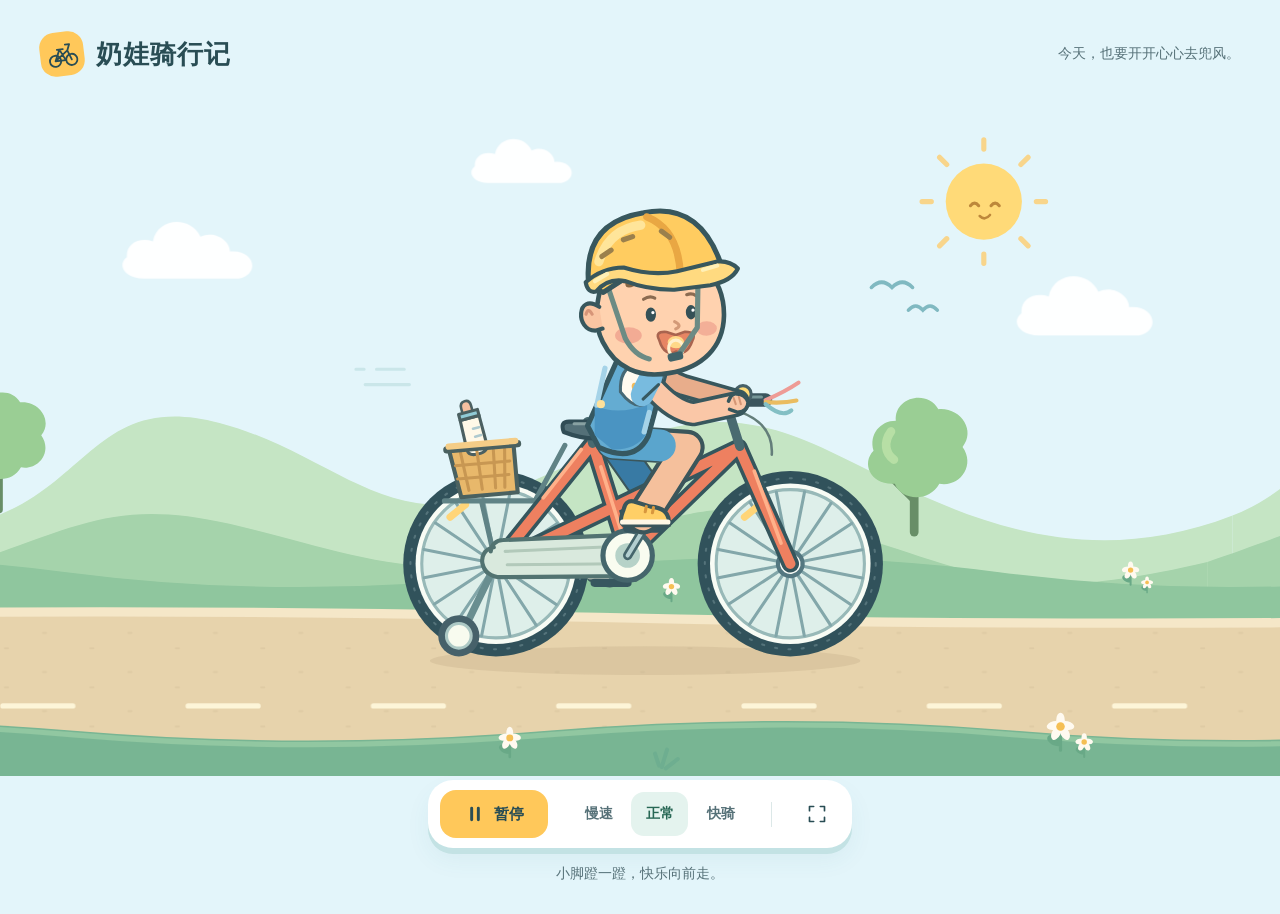
<file: baby-bike/index.html>
<!DOCTYPE html>
<html lang="zh-CN">
<head>
  <meta charset="UTF-8">
  <meta name="viewport" content="width=device-width, initial-scale=1, viewport-fit=cover">
  <meta name="theme-color" content="#e3f5fa">
  <meta name="description" content="奶娃戴上小头盔，蹬着自行车去兜风。一个可以暂停、调速、全屏观看的纯 SVG 2D 动画。">
  <title>奶娃骑行记</title>
  <link rel="icon" type="image/svg+xml" href="data:image/svg+xml,%3Csvg xmlns='http://www.w3.org/2000/svg' viewBox='0 0 64 64'%3E%3Crect width='64' height='64' rx='18' fill='%23ffc85a'/%3E%3Cg fill='none' stroke='%23294d54' stroke-width='4' stroke-linecap='round' stroke-linejoin='round'%3E%3Ccircle cx='16' cy='43' r='10'/%3E%3Ccircle cx='49' cy='43' r='10'/%3E%3Cpath d='M16 43 26 24 36 43H16L42 27 49 43M22 24h10M39 19h6l-3 8'/%3E%3C/g%3E%3C/svg%3E">
  <style>
    :root{color-scheme:light;--ink:#294d54;--muted:#567178;--sky:#e3f5fa;--paper:#fff;--yellow:#ffc85a;--line:#dce8e8;--green:#328374;--focus:#174c8b;font-family:ui-rounded,"Hiragino Maru Gothic ProN","PingFang SC","Microsoft YaHei",system-ui,sans-serif}
    *{box-sizing:border-box}body{margin:0;background:var(--sky);color:var(--ink)}button{font:inherit;cursor:pointer;-webkit-tap-highlight-color:transparent}button:focus-visible{outline:3px solid var(--focus);outline-offset:5px}button svg{width:20px;height:20px;flex-shrink:0;fill:none;stroke:currentColor;stroke-width:2;stroke-linecap:round;stroke-linejoin:round}.app{width:100%;min-height:100svh;display:flex;flex-direction:column;overflow:hidden;isolation:isolate}.topbar{width:min(100% - 80px,1320px);margin:0 auto;display:flex;align-items:center;justify-content:space-between;gap:20px;padding:32px 0 0;z-index:1}.brand{display:flex;align-items:center;gap:12px}.brand-mark{width:44px;height:44px;display:grid;place-items:center;border-radius:15px;background:var(--yellow);transform:rotate(-7deg)}.brand-mark svg{width:31px;height:31px;fill:none;stroke:var(--ink);stroke-width:2.1;stroke-linecap:round;stroke-linejoin:round}h1{margin:0;font-size:clamp(20px,2vw,26px);letter-spacing:.04em;font-weight:800}.top-note{font-size:14px;margin:0;color:var(--muted)}main{display:flex;flex:1;flex-direction:column;justify-content:center}.scene-shell{width:100%;max-width:1440px;margin:0 auto;position:relative;flex:1;display:flex;align-items:center;justify-content:center;min-height:0}.scene{display:block;width:100%;height:auto;max-height:calc(100svh - 200px);overflow:visible}.controls-area{position:relative;z-index:2;display:flex;flex-direction:column;align-items:center;gap:15px;padding:12px 24px max(30px,env(safe-area-inset-bottom));margin-top:-8px}.controls{display:flex;align-items:center;gap:22px;padding:10px 12px;border-radius:25px;background:var(--paper);box-shadow:0 6px 0 #c3e2e4,0 12px 24px #336f7910}.play-button{min-width:108px;min-height:48px;border:0;border-radius:16px;background:var(--yellow);color:var(--ink);display:flex;align-items:center;justify-content:center;gap:9px;font-size:15px;font-weight:750;padding:12px 16px;transition:background .18s,transform .18s}.play-button:hover{background:#ffd57e}.play-button:active{transform:scale(.96)}.speed-group{display:flex;gap:4px;border:0;margin:0;padding:0}.speed-button{min-height:44px;min-width:57px;padding:10px 12px;background:transparent;border:0;border-radius:13px;color:var(--muted);font-size:14px;font-weight:650;transition:background .18s,color .18s}.speed-button[aria-pressed=true]{background:#e4f3ee;color:#276754}.speed-button:hover{background:#edf7f3}.divider{width:1px;height:25px;background:var(--line)}.fullscreen-button{display:flex;align-items:center;justify-content:center;width:46px;min-height:46px;border:0;border-radius:14px;background:transparent;color:var(--ink);transition:background .18s}.fullscreen-button:hover{background:#edf5f5}.caption{margin:0;color:var(--muted);font-size:14px;line-height:1.5}.visually-hidden{position:absolute;width:1px;height:1px;padding:0;margin:-1px;overflow:hidden;clip:rect(0,0,0,0);white-space:nowrap;border:0}.app:fullscreen{background:var(--sky);height:100dvh;overflow:auto}.app.immersive{position:fixed;inset:0;z-index:100;overflow:auto;height:100dvh;background:var(--sky)}.app.immersive .topbar,.app:fullscreen .topbar{padding-top:max(18px,env(safe-area-inset-top))}.app.immersive .scene,.app:fullscreen .scene{max-height:calc(100dvh - 168px)}[hidden]{display:none!important}
    @media(max-width:640px){.topbar{width:calc(100% - 40px);padding-top:max(24px,env(safe-area-inset-top));gap:12px}.brand{gap:10px}.brand-mark{width:39px;height:39px;border-radius:13px}.brand-mark svg{width:29px;height:29px}.top-note{display:none}.scene-shell{padding-top:12px}.scene{max-height:calc(100svh - 210px);min-height:360px}.controls-area{padding:16px 14px max(28px,env(safe-area-inset-bottom));margin-top:0;gap:16px}.controls{gap:10px;border-radius:23px;padding:9px}.play-button{min-width:92px;min-height:47px;padding:11px 12px;font-size:14px;gap:7px}.speed-button{min-width:47px;padding:10px 8px}.fullscreen-button{width:44px}.divider{display:none}.caption{font-size:13px}}
    @media(max-width:360px){.controls{gap:4px}.speed-button{min-width:44px;padding-inline:6px}.play-button{min-width:84px;padding-inline:9px}.scene{min-height:320px}}
    @media(max-height:540px) and (orientation:landscape){.topbar{padding-top:14px;width:calc(100% - 48px)}.brand-mark{width:32px;height:32px;border-radius:10px}.brand-mark svg{width:25px;height:25px}h1{font-size:19px}.scene{max-height:calc(100svh - 132px);min-height:180px}.controls-area{padding:4px 12px 14px;gap:8px}.controls{padding:6px;box-shadow:0 4px 0 #c3e2e4}.play-button,.speed-button,.fullscreen-button{min-height:44px}.caption{display:none}.scene-shell{padding-top:0}}
    @media(prefers-reduced-motion:reduce){button{transition:none!important}}
  </style>
</head>
<body>
<div class="app" id="app">
  <header class="topbar">
    <div class="brand">
      <span class="brand-mark" aria-hidden="true"><svg viewBox="0 0 36 36"><circle cx="9" cy="25" r="6.5"/><circle cx="28" cy="25" r="6.5"/><path d="m9 25 6-13 6 13H9l15-11 4 11M12 12h7m3-5h5l-3 7"/></svg></span>
      <h1>奶娃骑行记</h1>
    </div>
    <p class="top-note">今天，也要开开心心去兜风。</p>
  </header>
  <main>
    <div class="scene-shell">
      <svg class="scene" id="scene" xmlns="http://www.w3.org/2000/svg" xmlns:xlink="http://www.w3.org/1999/xlink" viewBox="0 0 1200 680" role="img" aria-labelledby="scene-title scene-desc">
        <title id="scene-title">奶娃骑着小自行车，穿过阳光下的草地</title>
        <desc id="scene-desc">一个脸蛋圆圆、戴黄色头盔、穿蓝色背带衣的奶娃，坐在橙色自行车上。双腿带着踏板转圈，车轮同步滚动。路旁有白色小花，远处的绿色山丘、树木和白云缓缓后退。</desc>
        <defs>
          <g id="cloud" fill="#fff"><path d="M0 29C-1 17 11 11 23 15 27-6 56-8 65 11 77 5 91 14 91 24 113 22 118 44 99 48H15C-2 48-9 36 0 29Z"/></g>
          <g id="tree"><path d="M0 14V99" stroke="#688e67" stroke-width="9" stroke-linecap="round"/><path d="M-2 65-22 45m23 7 21-21" fill="none" stroke="#688e67" stroke-width="6" stroke-linecap="round"/><path d="M-42 15c-5-17 7-31 23-31-2-24 32-33 44-12 23-2 39 22 25 39 14 20-4 42-24 38-11 20-40 17-46 0-25 2-35-21-22-34Z" fill="#9ace94"/><path d="M-24-5c-8 11-6 23 3 29" fill="none" stroke="#b7dfa5" stroke-width="9" stroke-linecap="round"/></g>
          <g id="flower"><path d="M0 0v22m0-9c-9-7-13-3-10 0 3 4 8 4 10 4" fill="#69a987" stroke="#69a987" stroke-width="3" stroke-linecap="round"/><g fill="#fffaf0"><ellipse cy="-6" rx="4" ry="7"/><ellipse cx="6" cy="-1" rx="7" ry="4" transform="rotate(12 6 -1)"/><ellipse cx="4" cy="6" rx="4" ry="7" transform="rotate(-28 4 6)"/><ellipse cx="-4" cy="6" rx="4" ry="7" transform="rotate(28 -4 6)"/><ellipse cx="-6" cy="-1" rx="7" ry="4" transform="rotate(-12 -6 -1)"/></g><circle r="4" fill="#f5bf54"/></g>
          <g id="grass" fill="none" stroke="#6eae90" stroke-width="3" stroke-linecap="round"><path d="m0 0-3-9m5 10 4-13m-1 14 9-7"/></g>
          <g id="wheel-base"><circle r="90" fill="#31525b"/><circle r="78" fill="#f8fcf5"/><circle r="72" fill="#deefea" stroke="#98b9b8" stroke-width="3"/><circle r="83" fill="none" stroke="#54737a" stroke-width="2" stroke-dasharray="2 11"/></g>
          <g id="spokes" fill="none" stroke="#83a7aa" stroke-width="3" stroke-linecap="round"><path d="M-71 0H71M0-71V71M-50-50 50 50M-50 50 50-50M-27-66 27 66M-66-27 66 27M-66 27 66-27M-27 66 27-66"/><path d="M53-35 62-18" stroke="#ffd578" stroke-width="7"/><circle r="12" fill="#f9fcf7" stroke="#537780" stroke-width="4"/></g>
          <g id="shoe"><path d="M-19-7q2-10 10-8l16 5Q24-9 25 4v4h-44q-5-3 0-15Z" fill="#ffcf66" stroke="#3a565b" stroke-width="4" stroke-linejoin="round"/><path d="M-20 5h44" stroke="#fff8e6" stroke-width="5"/><path d="m3-10-1 5m8-4-1 5" fill="none" stroke="#d8973e" stroke-width="3" stroke-linecap="round"/></g>
          <pattern id="road-lines" width="180" height="80" patternUnits="userSpaceOnUse"><path d="M28 52h68" stroke="#fdf5d8" stroke-width="5" stroke-linecap="round"/></pattern>
          <pattern id="road-grain" width="83" height="38" patternUnits="userSpaceOnUse"><path d="M12 9h3m43 15h3" stroke="#d6c29b" stroke-width="2" stroke-linecap="round" opacity=".5"/></pattern>
          <clipPath id="world-clip"><rect x="-400" y="0" width="2000" height="680" rx="0"/></clipPath>
        </defs>
        <g clip-path="url(#world-clip)">
          <g id="sun" transform="translate(934 122)">
            <g stroke="#f8d58b" stroke-width="5" stroke-linecap="round"><path d="M0-51v-9m0 111v9m51-60h9m-111 0h-9m96-36 7-7m-79 79-7 7m79-7 7 7m-79-79-7-7"/></g>
            <circle r="37" fill="#ffda78"/><path d="M-13 4q4-5 8 0m12 0q4-5 8 0" fill="none" stroke="#bd883b" stroke-width="3" stroke-linecap="round"/><path d="M-4 14q5 5 10-1" fill="none" stroke="#bd883b" stroke-width="2.5" stroke-linecap="round"/>
          </g>
          <g id="clouds" opacity=".95"><g id="cloud-tile"><use href="#cloud" xlink:href="#cloud" transform="translate(130 144) scale(1.1)"/><use href="#cloud" xlink:href="#cloud" transform="translate(468 63) scale(.85)"/><use href="#cloud" xlink:href="#cloud" transform="translate(999 197) scale(1.15)"/></g><use href="#cloud-tile" xlink:href="#cloud-tile" x="-1200"/><use href="#cloud-tile" xlink:href="#cloud-tile" x="1200"/><use href="#cloud-tile" xlink:href="#cloud-tile" x="2400"/></g>
          <g id="birds" fill="none" stroke="#80b9c1" stroke-width="3.5" stroke-linecap="round"><path id="bird-one" d="M819 203q10-10 20 0 10-10 20 0"/><path id="bird-two" d="M855 225q7-8 14 0 7-8 14 0"/></g>
          <g id="far-hills" fill="#c5e5c4"><path id="far-hill-tile" d="M0 427C90 392 102 307 216 337S384 455 510 398 696 312 801 361 1032 492 1200 427V570H0Z"/><use href="#far-hill-tile" xlink:href="#far-hill-tile" x="-1200"/><use href="#far-hill-tile" xlink:href="#far-hill-tile" x="1200"/><use href="#far-hill-tile" xlink:href="#far-hill-tile" x="2400"/></g>
          <g id="near-hills" fill="#a5d3ab"><path id="near-hill-tile" d="M0 472C102 438 140 410 250 435S435 498 570 462 710 401 850 444 1020 514 1200 472V585H0Z"/><use href="#near-hill-tile" xlink:href="#near-hill-tile" x="-1200"/><use href="#near-hill-tile" xlink:href="#near-hill-tile" x="1200"/><use href="#near-hill-tile" xlink:href="#near-hill-tile" x="2400"/></g>
          <g id="trees"><g id="tree-tile"><use href="#tree" xlink:href="#tree" transform="translate(132 340) scale(.82)"/><use href="#tree" xlink:href="#tree" transform="translate(1021 350) scale(.94)"/></g><use href="#tree-tile" xlink:href="#tree-tile" x="-1320"/><use href="#tree-tile" xlink:href="#tree-tile" x="1320"/><use href="#tree-tile" xlink:href="#tree-tile" x="2640"/></g>
          <path d="M-400 482q220-29 443 0t453 0 453 0 451 0 452 0v128H-400Z" fill="#8fc69e"/>
          <path d="M-400 525q475-11 960 0t1080 0v133H-400Z" fill="#e7d3ac"/>
          <path d="M-400 526q475-11 960 0t1080 0" fill="none" stroke="#f5e7c8" stroke-width="9"/>
          <rect x="-400" y="539" width="2100" height="100" fill="url(#road-grain)"/>
          <rect x="-400" y="562" width="2100" height="72" fill="url(#road-lines)"/>
          <g id="roadside"><g id="roadside-tile"><use href="#flower" xlink:href="#flower" transform="translate(74 480) scale(.65)"/><use href="#flower" xlink:href="#flower" transform="translate(90 492) scale(.45)"/><use href="#grass" xlink:href="#grass" transform="translate(262 507)"/><use href="#flower" xlink:href="#flower" transform="translate(948 496) scale(.65)"/><use href="#grass" xlink:href="#grass" transform="translate(1115 506)"/></g><use href="#roadside-tile" xlink:href="#roadside-tile" x="-1320"/><use href="#roadside-tile" xlink:href="#roadside-tile" x="1320"/><use href="#roadside-tile" xlink:href="#roadside-tile" x="2640"/></g>
          <ellipse id="bike-shadow" cx="605" cy="568" rx="210" ry="14" fill="#b09c78" opacity=".23"/>
          <g id="rider-rig" stroke-linecap="round" stroke-linejoin="round">
            <!-- The two feet stay attached to the opposing pedals, using two-bone inverse kinematics. -->
            <g id="far-leg"><path id="far-leg-outline" fill="none" stroke="#3b565b" stroke-width="31"/><path id="far-leg-skin" fill="none" stroke="#e7aa89" stroke-width="23"/><path id="far-shorts" fill="none" stroke="#387aa4" stroke-width="27"/><g id="far-shoe"><use href="#shoe" xlink:href="#shoe"/></g></g>
            <path id="far-crank" fill="none" stroke="#73999a" stroke-width="8"/>
            <path id="far-pedal" fill="none" stroke="#37565f" stroke-width="8"/>
            <g transform="translate(460 475)"><use href="#wheel-base" xlink:href="#wheel-base"/><g id="rear-spokes"><use href="#spokes" xlink:href="#spokes"/></g></g>
            <g transform="translate(746 475)"><use href="#wheel-base" xlink:href="#wheel-base"/><g id="front-spokes"><use href="#spokes" xlink:href="#spokes"/></g></g>
            <!-- Small rear stabilizer, a little basket, and a bottle for the ride. -->
            <path d="m460 475-30 62" fill="none" stroke="#698e90" stroke-width="7"/>
            <circle cx="424" cy="545" r="20" fill="#46616a"/><circle cx="424" cy="545" r="12" fill="#f8fbef" stroke="#adc9c5" stroke-width="3"/>
            <path d="M410 414h101m-65 0 14 61m38-61 29-54" fill="none" stroke="#608386" stroke-width="5"/>
            <g id="basket" transform="rotate(-5 453 393)">
              <path d="M417 361h63v47h-55Z" fill="#e8b86b" stroke="#4a6160" stroke-width="4"/>
              <g transform="translate(439 325) rotate(-10)"><path d="M-6 2v-6q0-6 5-6t5 6v6" fill="#f5c0a0" stroke="#4b6061" stroke-width="2.5"/><path d="M-10 7h19v29q0 7-10 7t-10-7Z" fill="#fff9e8" stroke="#4b6061" stroke-width="3"/><path d="M-10 7h19V1h-19Z" fill="#91cbd6" stroke="#4b6061" stroke-width="3"/><path d="M0 18h6m-6 8h6" stroke="#aecacf" stroke-width="2.5"/></g>
              <path d="m428 365 5 37m11-37 2 37m14-37-1 37m12-37-3 37M422 377h53m-52 13h50" stroke="#c89752" stroke-width="3"/>
              <path d="M415 361h69" stroke="#4a6160" stroke-width="7"/><path d="M417 358h65" stroke="#f4cd87" stroke-width="6"/>
            </g>
            <g fill="none" stroke="#35565d" stroke-width="17"><path d="m460 475 94-117 34 109-128 8 236-113-108 105m108-105 50 113"/></g>
            <g fill="none" stroke="#ee8060" stroke-width="10"><path d="m460 475 94-117 34 109-128 8 236-113-108 105m108-105 50 113"/></g>
            <path d="m562 381 19 60m-75-30 37-47m168 21 26 70" fill="none" stroke="#ffb18a" stroke-width="3.5"/>
            <path d="M455 463c0-6 5-11 12-11l120-5c27-1 32 39 3 40l-124 1c-22 1-26-26-8-29" fill="#d9e9dd" stroke="#527371" stroke-width="4"/>
            <path d="m469 463 113-5m-111 18 113-1" stroke="#b2c9ba" stroke-width="3"/>
            <circle cx="588" cy="467" r="24" fill="#f9fcf0" stroke="#45666c" stroke-width="5"/>
            <circle cx="588" cy="467" r="12" fill="#b6d2c8"/>
            <path d="m554 358-5-21m148 24-11-35q-2-10 11-10h18" fill="none" stroke="#496a70" stroke-width="9"/>
            <path d="M531 337h43q12 0 13 9-28 14-61 1-4-10 5-10Z" fill="#547078" stroke="#314d56" stroke-width="4"/>
            <path d="M536 339h32" fill="none" stroke="#88a1a2" stroke-width="3"/>
            <path d="M704 316h18" stroke="#3b555d" stroke-width="13"/>
            <path d="M706 313h12" stroke="#769697" stroke-width="3"/>
            <path d="M696 327q34 12 32 42" fill="none" stroke="#647e7a" stroke-width="2.5"/>
            <circle cx="700" cy="310" r="8" fill="#ffdb76" stroke="#476168" stroke-width="3"/>
            <path id="near-crank" fill="none" stroke="#45666c" stroke-width="9"/>
            <path id="near-crank-shine" fill="none" stroke="#b3cfd0" stroke-width="4"/>
            <path id="near-pedal" fill="none" stroke="#37565f" stroke-width="9"/>
            <g id="near-leg"><path id="near-leg-outline" fill="none" stroke="#3b565b" stroke-width="34"/><path id="near-leg-skin" fill="none" stroke="#f5c09c" stroke-width="26"/><path id="near-shorts" fill="none" stroke="#5aa5cd" stroke-width="31"/><g id="near-shoe"><use href="#shoe" xlink:href="#shoe"/></g></g>
            <g id="baby-upper">
              <!-- The far arm remains behind the body and the near hand rests on the handlebar. -->
              <path d="M615 284q12 13 27 18l53 15" fill="none" stroke="#38575d" stroke-width="23"/>
              <path d="M615 284q12 13 27 18l53 15" fill="none" stroke="#e8ad8b" stroke-width="16"/>
              <path d="M577 279q24-15 48 9l-17 63q-13 27-48 11l-11-21Z" fill="#64acd2" stroke="#365861" stroke-width="5"/>
              <path d="M556 321q22 11 51-1l-1 29q-10 16-33 15l-17-14Z" fill="#4a94c2"/>
              <path d="M595 281q-15 5-14 27 21 28 38-4l5-17" fill="#fffaf0" stroke="#466875" stroke-width="3"/>
              <path d="M601 304c-8-12-16 1 1 10 16-11 8-22-1-10Z" fill="#f3ba59"/>
              <path d="m566 285-8 36m51 7-5 19" fill="none" stroke="#a5d3e8" stroke-width="5"/>
              <circle cx="562" cy="320" r="4" fill="#ffe19a"/>
              <path d="M612 303q21 24 40 26l41-9" fill="none" stroke="#38575d" stroke-width="25"/>
              <path d="M612 303q21 24 40 26l41-9" fill="none" stroke="#fac7a7" stroke-width="18"/>
              <path d="m611 293-9 18" stroke="#78bbdf" stroke-width="22"/>
              <path d="m603 315 15-14" stroke="#375961" stroke-width="3"/>
              <path d="M686 317q3-8 8-7 8 0 11 8 0 9-10 10l-8-3" fill="#fac7a7" stroke="#38575d" stroke-width="3.5"/>
              <path d="m696 313 2 7m-7-6 2 6" stroke="#d59675" stroke-width="2"/>
              <g id="baby-head">
                <path d="m605 267-4 18q13 12 22-1l2-18" fill="#efb18f" stroke="#38575d" stroke-width="4"/>
                <path d="M562 208c-4 17-7 33 2 51 12 25 35 36 64 31 33-5 53-25 54-55 1-37-26-66-66-66-29 0-49 17-54 39Z" fill="#ffd2af" stroke="#38575d" stroke-width="4.5"/>
                <path d="M561 225c-22-15-24 23-4 23l7-2" fill="#fac5a2" stroke="#38575d" stroke-width="4"/>
                <path d="M554 232q-4-7-6 0" fill="none" stroke="#d79578" stroke-width="3"/>
                <path d="M616 184q-14 15-30 15m18-12q-7 16-14 16" fill="none" stroke="#866544" stroke-width="7"/>
                <ellipse cx="589" cy="253" rx="13" ry="8" fill="#eea08d" opacity=".78"/><ellipse cx="665" cy="247" rx="10" ry="7" fill="#eea08d" opacity=".7"/>
                <g id="baby-eyes"><ellipse cx="611" cy="233" rx="5" ry="7" fill="#355157"/><ellipse cx="650" cy="231" rx="5" ry="7" fill="#355157"/><circle cx="613" cy="231" r="1.6" fill="#fff"/><circle cx="652" cy="229" r="1.6" fill="#fff"/></g>
                <path d="M604 218q6-4 11-1m31-3q5-2 9 1" fill="none" stroke="#8b6b51" stroke-width="3"/>
                <path d="M634 240q8 4 1 7" fill="none" stroke="#d39a78" stroke-width="3"/>
                <g id="pacifier"><path d="M619 258q-5-9 7-8l9 3 9-3q12 0 7 9c-4 11-10 13-16 10-6 4-13 0-16-11Z" fill="#e78563" stroke="#a9644f" stroke-width="2.5"/><ellipse cx="635" cy="260" rx="8" ry="6" fill="#ffd988"/><ellipse cx="635" cy="266" rx="7" ry="8" fill="none" stroke="#fff0cc" stroke-width="3"/></g>
                <path d="m570 207 16 49q9 17 23 20" fill="none" stroke="#6c8b84" stroke-width="5"/>
                <path d="m657 204-1 42-19 27" fill="none" stroke="#6c8b84" stroke-width="5"/>
                <rect x="627" y="270" width="15" height="8" rx="3" fill="#3f6369" transform="rotate(-12 634 274)"/>
                <!-- Helmet silhouette is deliberately oversized for the baby's round head. -->
                <path d="M551 204q-6-61 54-70 56-11 76 55l-25 10-66-4-25 16Z" fill="#ffcc60" stroke="#38575d" stroke-width="5"/>
                <path d="M561 181q10-31 41-35" fill="none" stroke="#ffe59a" stroke-width="9"/>
                <path d="M608 138q31 13 32 57" fill="none" stroke="#e9a743" stroke-width="7"/>
                <path d="m585 160 9-3m28-5 8 6m-66 18 9-6" fill="none" stroke="#9b804c" stroke-width="5"/>
                <path d="M548 201q16-14 37-14 28 9 52 4l39-9q12-1 20 7-6 12-27 16l-35 4q-26 0-48-9-17-3-28 10-8 2-10-9Z" fill="#ffda80" stroke="#38575d" stroke-width="4"/>
                <path d="m557 200 12-7m93-3 14-4" stroke="#fff0b6" stroke-width="4"/>
              </g>
            </g>
            <g id="ribbons" fill="none" stroke-width="4"><path id="ribbon-one" d="M722 316q20 11 32 3" stroke="#ee9b95"/><path id="ribbon-two" d="M722 318q14 20 27 13" stroke="#eabc60"/><path id="ribbon-three" d="M722 320q14 8 25 3" stroke="#83bfc4"/></g>
            <path id="breeze" d="M371 286h-27m32 15h-43m-1-15h-8" fill="none" stroke="#9bc7c9" stroke-width="3"/>
          </g>
          <path d="M-400 633q224-16 450 3t460 0 455 0 455-2 455 0v70H-400Z" fill="#78b593"/>
          <path d="M-400 637q224-16 450 3t460 0 455 0 455-2 455 0" fill="none" stroke="#91c7a1" stroke-width="5"/>
          <g id="foreground"><g id="foreground-tile"><use href="#flower" xlink:href="#flower" transform="translate(128 632) scale(1.04)"/><use href="#flower" xlink:href="#flower" transform="translate(151 647) scale(.66)"/><use href="#grass" xlink:href="#grass" transform="translate(364 660) scale(1.2)"/><use href="#flower" xlink:href="#flower" transform="translate(913 643) scale(.84)"/><use href="#grass" xlink:href="#grass" transform="translate(1058 670) scale(1.3)"/></g><use href="#foreground-tile" xlink:href="#foreground-tile" x="-1320"/><use href="#foreground-tile" xlink:href="#foreground-tile" x="1320"/><use href="#foreground-tile" xlink:href="#foreground-tile" x="2640"/></g>
        </g>
      </svg>
    </div>
    <div class="controls-area">
      <div class="controls" role="group" aria-label="动画播放控制">
        <button class="play-button" id="play-button" type="button" aria-label="暂停动画" aria-pressed="false"><svg id="pause-icon" aria-hidden="true" viewBox="0 0 24 24"><path d="M8 5v14M16 5v14" stroke-width="3.5"/></svg><svg id="play-icon" aria-hidden="true" viewBox="0 0 24 24" hidden><path d="m8 5 11 7-11 7Z" fill="currentColor" stroke="none"/></svg><span id="play-label">暂停</span></button>
        <div class="speed-group" role="group" aria-label="骑行速度"><button class="speed-button" type="button" data-speed="0.6" aria-pressed="false" aria-label="慢速，0.6 倍">慢速</button><button class="speed-button" type="button" data-speed="1" aria-pressed="true" aria-label="正常，1 倍">正常</button><button class="speed-button" type="button" data-speed="1.6" aria-pressed="false" aria-label="快骑，1.6 倍">快骑</button></div>
        <span class="divider" aria-hidden="true"></span>
        <button class="fullscreen-button" id="fullscreen-button" type="button" aria-label="全屏观看" aria-pressed="false" title="全屏观看"><svg aria-hidden="true" viewBox="0 0 24 24"><path id="fullscreen-icon" d="M8 3H3v5m13-5h5v5M3 16v5h5m13-5v5h-5"/></svg></button>
      </div>
      <p class="caption" id="caption" aria-live="polite">小脚蹬一蹬，快乐向前走。</p>
    </div>
    <noscript><p style="text-align:center;padding:16px">开启浏览器的 JavaScript，即可播放骑行动画。</p></noscript>
  </main>
</div>
<script>
(() => {
  'use strict';
  const byId = (id) => document.getElementById(id);
  const app = byId('app');
  const scene = byId('scene');
  const motionPreference = window.matchMedia('(prefers-reduced-motion: reduce)');
  const mobileQuery = window.matchMedia('(max-width: 640px)');
  const playButton = byId('play-button');
  const speedButtons = Array.from(document.querySelectorAll('[data-speed]'));
  const fullButton = byId('fullscreen-button');
  const nodes = Object.fromEntries(['rear-spokes','front-spokes','rider-rig','bike-shadow','far-hills','near-hills','clouds','trees','roadside','foreground','baby-eyes','baby-head','birds','ribbon-one','ribbon-two','ribbon-three','breeze'].map(id => [id, byId(id)]));
  const roadLines = byId('road-lines');
  const roadGrain = byId('road-grain');
  const legNodes = Object.fromEntries(['far','near'].map(side => [side, Object.fromEntries(['leg-outline','leg-skin','shorts','shoe','crank','pedal'].map(name => [name,byId(side+'-'+name)]))]));
  const crankShine = byId('near-crank-shine');
  const TAU = Math.PI * 2;
  let playing = !motionPreference.matches;
  let speed = 1;
  let elapsed = 0;
  let previous = null;
  let requestId = null;
  let fallbackFullscreen = false;

  const set = (node, name, value) => node.setAttribute(name, String(value));
  function fitScene(){
    // Crop empty sides on portrait phones instead of shrinking the rider.
    set(scene,'viewBox',mobileQuery.matches ? '285 95 640 585' : '0 0 1200 680');
  }

  function poseLeg(side, angle) {
    const n = legNodes[side];
    const hip = { x: 574, y: 357 };
    const pedal = { x: 588 + Math.cos(angle)*31, y: 467 + Math.sin(angle)*31 };
    const ankle = { x: pedal.x - 1, y: pedal.y - 11 };
    const dx = ankle.x - hip.x, dy = ankle.y - hip.y;
    const distance = Math.hypot(dx,dy);
    const upper = 72, lower = 80;
    const along = (upper*upper - lower*lower + distance*distance) / (2*distance);
    const height = Math.sqrt(Math.max(0,upper*upper-along*along));
    const knee = {x: hip.x+dx*along/distance+dy*height/distance,y:hip.y+dy*along/distance-dx*height/distance};
    const path = `M${hip.x} ${hip.y}L${knee.x.toFixed(2)} ${knee.y.toFixed(2)}L${ankle.x.toFixed(2)} ${ankle.y.toFixed(2)}`;
    set(n['leg-outline'],'d',path);
    set(n['leg-skin'],'d',path);
    set(n.shorts,'d',`M${hip.x} ${hip.y}L${(hip.x+(knee.x-hip.x)*.63).toFixed(2)} ${(hip.y+(knee.y-hip.y)*.63).toFixed(2)}`);
    set(n.shoe,'transform',`translate(${ankle.x.toFixed(2)} ${ankle.y.toFixed(2)})`);
    const crank = `M588 467L${pedal.x.toFixed(2)} ${pedal.y.toFixed(2)}`;
    set(n.crank,'d',crank);
    if(side==='near') set(crankShine,'d',crank);
    set(n.pedal,'d',`M${(pedal.x-16).toFixed(2)} ${pedal.y.toFixed(2)}h32`);
  }

  function render(t) {
    const pedalAngle = t * TAU / 1.7 + .7;
    const wheelAngle = t * 210;
    const travel = t * 330;
    const bob = Math.sin(pedalAngle*2) * 1.35;
    set(nodes['rear-spokes'],'transform',`rotate(${wheelAngle%360})`);
    set(nodes['front-spokes'],'transform',`rotate(${wheelAngle%360})`);
    set(nodes['rider-rig'],'transform',`translate(0 ${bob.toFixed(2)})`);
    set(nodes['bike-shadow'],'rx',210 + bob*.8);
    poseLeg('far',pedalAngle + Math.PI);
    poseLeg('near',pedalAngle);
    set(nodes['far-hills'],'transform',`translate(${-((travel*.06)%1200)} 0)`);
    set(nodes['near-hills'],'transform',`translate(${-((travel*.12)%1200)} 0)`);
    set(nodes.clouds,'transform',`translate(${-((travel*.07)%1200)} 0)`);
    set(nodes.trees,'transform',`translate(${-((travel*.38)%1320)} 0)`);
    set(nodes.roadside,'transform',`translate(${-((travel*.78)%1320)} 0)`);
    set(nodes.foreground,'transform',`translate(${-((travel*1.08)%1320)} 0)`);
    set(roadLines,'patternTransform',`translate(${-travel%180} 0)`);
    set(roadGrain,'patternTransform',`translate(${-travel%83} 0)`);
    const blink = t % 4.7;
    const eyeScale = blink > 4.43 && blink < 4.59 ? .12 : 1;
    set(nodes['baby-eyes'],'transform',`translate(0 ${233*(1-eyeScale)}) scale(1 ${eyeScale})`);
    set(nodes['baby-head'],'transform',`rotate(${(Math.sin(pedalAngle)*.65).toFixed(2)} 613 279)`);
    set(nodes.birds,'transform',`translate(${Math.sin(t*.3)*16} ${Math.sin(t*1.8)*3})`);
    set(nodes['ribbon-one'],'d',`M722 316q19 ${-6+Math.sin(t*8)*5} 32 ${-13+Math.sin(t*8+1)*4}`);
    set(nodes['ribbon-two'],'d',`M722 318q17 ${4+Math.sin(t*8+2)*4} 30 ${-3+Math.sin(t*8+3)*5}`);
    set(nodes['ribbon-three'],'d',`M722 320q16 ${10+Math.sin(t*8+4)*4} 25 ${3+Math.sin(t*8+5)*4}`);
    set(nodes.breeze,'opacity',.45+Math.sin(t*3)*.2);
  }

  function frame(now) {
    requestId = null;
    if(!playing || document.hidden) { previous = null; return; }
    if(previous !== null) elapsed += Math.min((now-previous)/1000,.05)*speed;
    previous = now;
    render(elapsed);
    requestId = window.requestAnimationFrame(frame);
  }
  function schedule(){ if(playing && !document.hidden && requestId===null) requestId=window.requestAnimationFrame(frame); }
  function updatePlay(){
    byId('pause-icon').hidden = !playing;
    byId('play-icon').hidden = playing;
    // SVG hidden is not implemented uniformly, so also set the attribute explicitly.
    byId('pause-icon').toggleAttribute('hidden',!playing);
    byId('play-icon').toggleAttribute('hidden',playing);
    byId('play-label').textContent = playing ? '暂停' : '播放';
    set(playButton,'aria-label',playing ? '暂停动画' : '播放动画');
    set(playButton,'aria-pressed',!playing);
  }
  function setPlaying(value){
    playing=value;
    previous=null;
    if(!playing && requestId!==null){ window.cancelAnimationFrame(requestId); requestId=null; }
    updatePlay();
    byId('caption').textContent=playing ? '小脚蹬一蹬，快乐向前走。' : '歇一歇，等你一起出发。';
    schedule();
  }
  playButton.addEventListener('click',()=>setPlaying(!playing));
  speedButtons.forEach(button=>button.addEventListener('click',()=>{
    speed=Number(button.dataset.speed);
    speedButtons.forEach(item=>set(item,'aria-pressed',item===button));
  }));
  document.addEventListener('visibilitychange',()=>{
    previous=null;
    if(document.hidden && requestId!==null){window.cancelAnimationFrame(requestId);requestId=null;}
    else schedule();
  });
  document.addEventListener('keydown',event=>{
    if(event.code==='Space' && (event.target===document.body || event.target===app)){
      event.preventDefault();setPlaying(!playing);
    }
    if(event.key==='Escape' && fallbackFullscreen) setFallback(false);
  });

  function updateFullscreen(){
    const active=!!document.fullscreenElement || fallbackFullscreen;
    set(fullButton,'aria-label',active?'退出全屏':'全屏观看');
    set(fullButton,'aria-pressed',active);
    fullButton.title=active?'退出全屏':'全屏观看';
    set(byId('fullscreen-icon'),'d',active?'M3 8h5V3m8 0v5h5M8 21v-5H3m18 0h-5v5':'M8 3H3v5m13-5h5v5M3 16v5h5m13-5v5h-5');
  }
  function setFallback(value){
    fallbackFullscreen=value;
    app.classList.toggle('immersive',value);
    document.body.style.overflow=value?'hidden':'';
    updateFullscreen();
  }
  fullButton.addEventListener('click',async()=>{
    if(fallbackFullscreen){setFallback(false);return;}
    try{
      if(document.fullscreenElement) await document.exitFullscreen();
      else if(app.requestFullscreen) await app.requestFullscreen();
      else setFallback(true);
    }catch{setFallback(true);}
    updateFullscreen();
  });
  document.addEventListener('fullscreenchange',updateFullscreen);
  function listen(query,callback){if(query.addEventListener) query.addEventListener('change',callback);else query.addListener(callback);}
  listen(mobileQuery,fitScene);
  listen(motionPreference,event=>{if(event.matches) setPlaying(false);});
  fitScene();render(0);updatePlay();
  if(!playing) byId('caption').textContent='已按你的减少动态效果设置暂停，点击播放即可出发。';
  schedule();
})();
</script>
</body>
</html>
</file>
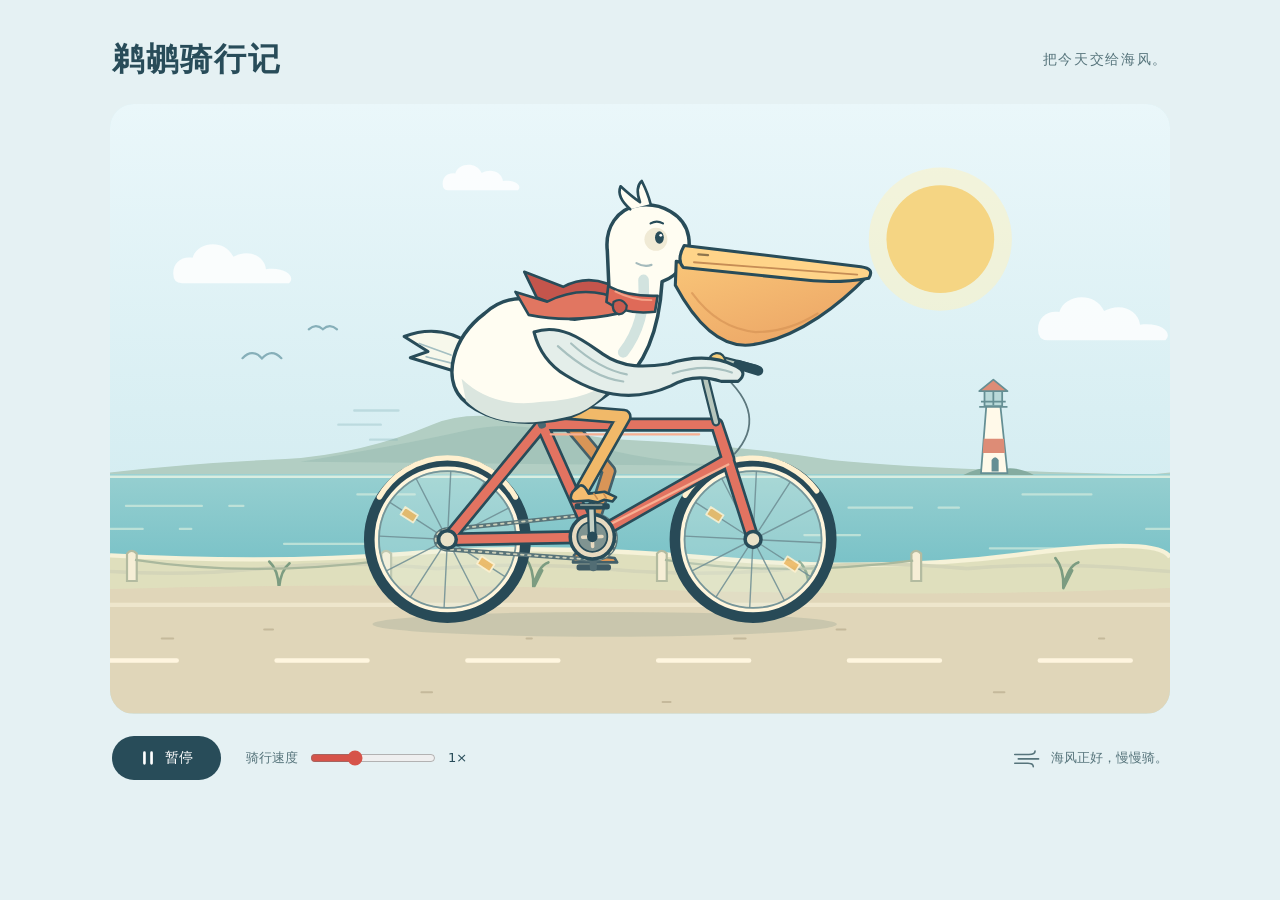
<file: pelican-cycle/index.html>
<!DOCTYPE html>
<html lang="zh-CN">
<head>
  <meta charset="UTF-8">
  <meta name="viewport" content="width=device-width, initial-scale=1">
  <meta name="theme-color" content="#e5f1f3">
  <title>鹈鹕骑行记 · SVG 2D 动画</title>
  <style>
    :root {
      color-scheme: light;
      --ink: #284c59;
      --muted: #56747b;
      --page: #e5f1f3;
      --accent: #d65349;
      --line: #bdd5d8;
    }
    * { box-sizing: border-box; }
    body {
      margin: 0;
      min-width: 280px;
      min-height: 100svh;
      background: var(--page);
      color: var(--ink);
      font-family: "PingFang SC", "Hiragino Sans GB", "Microsoft YaHei", system-ui, sans-serif;
      -webkit-font-smoothing: antialiased;
    }
    main { width: min(1120px, 100%); margin: 0 auto; padding: 38px 30px 24px; }
    header { display: flex; align-items: center; justify-content: space-between; gap: 24px; margin: 0 2px 22px; }
    h1 { margin: 0; font-size: clamp(24px, 3vw, 32px); font-weight: 700; letter-spacing: .06em; }
    header p { margin: 0; font-size: 14px; letter-spacing: .12em; color: var(--muted); }
    .viewport {
      position: relative;
      aspect-ratio: 1200 / 690;
      overflow: hidden;
      border-radius: 24px;
      background: #d6eef2;
      isolation: isolate;
    }
    .scene { display: block; width: 100%; height: 100%; }
    .controls { display: flex; align-items: center; gap: 25px; padding: 22px 2px 0; }
    button {
      display: inline-flex;
      gap: 9px;
      align-items: center;
      justify-content: center;
      min-width: 109px;
      min-height: 44px;
      padding: 10px 19px;
      border: 0;
      border-radius: 30px;
      background: var(--ink);
      color: #fff;
      font: inherit;
      font-size: 14px;
      cursor: pointer;
      -webkit-tap-highlight-color: transparent;
      transition: background .15s;
    }
    button:hover { background: #376373; }
    button svg { width: 16px; height: 16px; flex: none; }
    :focus-visible { outline: 3px solid var(--accent); outline-offset: 5px; }
    .speed { display: flex; align-items: center; gap: 12px; color: var(--muted); font-size: 13px; }
    .speed label { white-space: nowrap; }
    input[type="range"] { width: 126px; height: 36px; margin: 0; accent-color: var(--accent); cursor: pointer; }
    output { min-width: 38px; font-variant-numeric: tabular-nums; color: var(--ink); }
    .mood { display: flex; align-items: center; gap: 8px; margin-left: auto; color: var(--muted); font-size: 13px; white-space: nowrap; }
    .mood svg { width: 30px; height: 20px; }
    .sr-only { position: absolute; width: 1px; height: 1px; padding: 0; margin: -1px; overflow: hidden; clip: rect(0, 0, 0, 0); white-space: nowrap; border: 0; }
    noscript { display: block; margin-top: 16px; font-size: 14px; color: var(--muted); }
    @media (max-width: 640px) {
      main { padding: 26px 16px 20px; }
      header { display: block; margin-bottom: 19px; }
      header p { margin-top: 8px; font-size: 12px; }
      .viewport { aspect-ratio: 1.13; border-radius: 20px; }
      .controls { gap: 16px; flex-wrap: wrap; padding-top: 18px; }
      .speed { flex: 1; gap: 9px; }
      input[type="range"] { flex: 1; width: 85px; min-width: 48px; }
      .mood { width: 100%; justify-content: center; margin-top: 1px; }
      button { min-width: 96px; padding: 10px 14px; }
    }
    @media (prefers-reduced-motion: reduce) { button { transition: none; } }
  </style>
</head>
<body>
  <main>
    <header>
      <h1>鹈鹕骑行记</h1>
      <p>把今天交给海风。</p>
    </header>

    <div class="viewport">
      <svg id="scene" class="scene" viewBox="0 0 1200 690" preserveAspectRatio="xMidYMid slice" role="img" aria-labelledby="scene-title scene-description" xmlns="http://www.w3.org/2000/svg">
        <title id="scene-title">一只骑着红色自行车的鹈鹕</title>
        <desc id="scene-description">长着大嘴和金黄色喉囊的白鹈鹕，系着红围巾，在海滨公路上踩着踏板前进。车轮转动，围巾迎风飘扬，云朵、灯塔与海岸缓缓向后移动。下方可以暂停动画或调整速度。</desc>
        <defs>
          <linearGradient id="sky" x2="0" y2="1">
            <stop offset="0" stop-color="#eaf7fa"/>
            <stop offset="1" stop-color="#c8e7ec"/>
          </linearGradient>
          <linearGradient id="sea" x2="0" y2="1">
            <stop offset="0" stop-color="#96cfd0"/>
            <stop offset="1" stop-color="#6fbdc4"/>
          </linearGradient>
          <linearGradient id="pouch" x1="0" y1="0" x2=".7" y2="1">
            <stop offset="0" stop-color="#f9c578"/>
            <stop offset="1" stop-color="#eca666"/>
          </linearGradient>
          <g id="cloud" fill="#fff" opacity=".83">
            <path d="M0 33 C0 20 10 13 22 15 C27 -3 58 -7 68 14 C84 5 103 12 105 28 C128 25 139 37 131 44 L10 44 Q0 44 0 33Z"/>
          </g>
          <g id="dune">
            <path d="M-5 419 Q103 406 210 402 Q298 396 376 363 Q422 344 486 361 Q544 377 594 380 Q722 386 828 403 Q935 414 1205 420Z" fill="#b2cec3"/>
            <path d="M227 405 Q342 386 413 370 Q484 353 566 389 Q642 409 738 410Z" fill="#9bbfb4" opacity=".6"/>
          </g>
          <g id="lighthouse" stroke="#658f94" stroke-linejoin="round">
            <path d="M-33 0 Q-9 -12 12 -7 Q29 -10 47 0" fill="#85aca0" stroke="none"/>
            <path d="M-13 -2 L-7 -78 L9 -78 L17 -2Z" fill="#fff9e9" stroke-width="2"/>
            <path d="M-10 -41 L13 -41 L14 -25 L-11 -25Z" fill="#dd8c76" stroke="none"/>
            <path d="M-9 -78 L-9 -95 L11 -95 L11 -78Z" fill="#b9d9d9" stroke-width="2"/>
            <path d="M-15 -95 L1 -108 L17 -95Z" fill="#dd8c76" stroke-width="2"/>
            <path d="M-15 -77 H17 M-13 -83 H15 M1 -94 V-79" fill="none" stroke-width="2"/>
            <path d="M-1 -4 V-17 Q3 -23 7 -17 V-4" fill="#648e94" stroke="none"/>
          </g>
          <g id="shore-tile">
            <path d="M0 526 Q92 518 199 527 T400 526 T600 526" fill="none" stroke="#d4d5b9" stroke-width="4"/>
            <g fill="none" stroke="#7c9c81" stroke-width="3" stroke-linecap="round">
              <path d="M109 548 Q110 526 100 514 M109 548 Q114 523 126 519 M109 548 L119 528"/>
              <path d="M421 548 Q420 527 410 518 M421 548 Q423 528 433 520"/>
            </g>
            <g fill="#f6eed6" stroke="#b3bba0" stroke-width="2.5">
              <path d="M249 540 V509 Q254 503 260 509 V540Z"/>
              <path d="M537 540 V509 Q542 503 548 509 V540Z"/>
            </g>
            <path d="M258 516 Q389 536 539 517" fill="none" stroke="#aab89d" stroke-width="2.5"/>
          </g>
          <g id="road-tile">
            <path d="M40 630 H143 M256 630 H359 M472 630 H575" fill="none" stroke="#fff6df" stroke-width="5" stroke-linecap="round"/>
            <g stroke="#baae8f" stroke-width="2.3" stroke-linecap="round" opacity=".7">
              <path d="M26 595 H36 M204 666 H216 M323 605 H329 M477 677 H486 M558 605 H571"/>
            </g>
          </g>
          <g id="wheel">
            <circle r="88" fill="#e3f0e8" fill-opacity=".23" stroke="#284a57" stroke-width="13"/>
            <circle r="80.5" fill="none" stroke="#fff5dc" stroke-width="4"/>
            <circle r="77.5" fill="none" stroke="#769599" stroke-width="2"/>
          </g>
          <g id="spokes" stroke="#6e8e94" stroke-width="1.6" opacity=".85">
            <path d="M-77 0 H77 M0 -77 V77 M-66.68 -38.5 L66.68 38.5 M-38.5 -66.68 L38.5 66.68 M38.5 -66.68 L-38.5 66.68 M66.68 -38.5 L-66.68 38.5"/>
            <path d="M-5 -60 H5 V-43 H-5Z M-5 43 H5 V60 H-5Z" fill="#edb65e" stroke="#fff2d0" stroke-width="2"/>
          </g>
        </defs>

        <!-- Every visible shape is SVG. The single clock below drives all motion. -->
        <rect width="1200" height="690" fill="url(#sky)"/>
        <circle cx="940" cy="153" r="81" fill="#fff0bb" opacity=".48"/>
        <circle cx="940" cy="153" r="61" fill="#f5d583"/>
        <g id="clouds">
          <use href="#cloud" x="78" y="159"/>
          <use href="#cloud" transform="translate(383 69) scale(.65)"/>
          <use href="#cloud" transform="translate(1057 219) scale(1.1)"/>
          <use href="#cloud" x="1518" y="159"/>
          <use href="#cloud" transform="translate(1823 69) scale(.65)"/>
          <use href="#cloud" transform="translate(2497 219) scale(1.1)"/>
        </g>
        <g id="distant-birds" fill="none" stroke="#86afb9" stroke-width="2.5" stroke-linecap="round">
          <path id="gull-one" d="M150 288 Q161 276 172 288 Q183 276 194 288"/>
          <path id="gull-two" d="M225 255 Q233 248 241 255 Q249 248 257 255"/>
        </g>
        <g id="dunes"><use href="#dune"/><use href="#dune" x="1200"/></g>
        <rect y="419" width="1200" height="141" fill="url(#sea)"/>
        <path d="M0 422 H1200" stroke="#eaf5e6" stroke-width="3" opacity=".8"/>
        <g id="landmarks">
          <use href="#lighthouse" x="1015" y="420"/>
          <use href="#lighthouse" x="2455" y="420"/>
        </g>
        <g id="waves" fill="none" stroke="#d9efdf" stroke-width="2.5" stroke-linecap="round" opacity=".65">
          <path d="M58 455 H144 M175 455 H191 M320 442 H385 M876 457 H948 M978 457 H1001 M1073 442 H1151"/>
          <path d="M13 481 H77 M119 481 H132 M237 498 H333 M826 488 H889 M1036 503 H1120"/>
          <path d="M1258 455 H1344 M1375 455 H1391 M1520 442 H1585 M2076 457 H2148 M2178 457 H2201 M2273 442 H2351"/>
          <path d="M1213 481 H1277 M1319 481 H1332 M1437 498 H1533 M2026 488 H2089 M2236 503 H2320"/>
        </g>
        <path d="M0 511 Q185 521 336 509 T680 514 T1030 510 T1200 513 V578 H0Z" fill="#dfdfbd"/>
        <path d="M0 511 Q185 521 336 509 T680 514 T1030 510 T1200 513" fill="none" stroke="#f6f2d8" stroke-width="5"/>
        <g id="shore"><use href="#shore-tile"/><use href="#shore-tile" x="600"/><use href="#shore-tile" x="1200"/></g>
        <path d="M0 549 Q281 541 611 550 T1200 548 V690 H0Z" fill="#e0d6b9"/>
        <path d="M0 567 H1200" fill="none" stroke="#eee6cc" stroke-width="5"/>
        <g id="road"><use href="#road-tile"/><use href="#road-tile" x="648"/><use href="#road-tile" x="1296"/></g>
        <ellipse id="bike-shadow" cx="560" cy="589" rx="263" ry="14" fill="#486c67" opacity=".15"/>

        <!-- Far leg is behind the bicycle. All pedal contacts are recomputed together. -->
        <g id="far-leg" stroke-linecap="round" stroke-linejoin="round">
          <path id="far-leg-outline" d="M503 344 L567 402 L500 482" fill="none" stroke="#43606a" stroke-width="17"/>
          <path id="far-leg-color" d="M503 344 L567 402 L500 482" fill="none" stroke="#d99557" stroke-width="11"/>
          <g id="far-foot" transform="translate(511 491)">
            <path d="M-13 -18 Q-8 -20 -3 -9 L24 -6 L27 -1 L-23 -1 L-22 -9Z" fill="#d99557" stroke="#43606a" stroke-width="3"/>
            <rect x="-19" y="1" width="39" height="7" rx="3" fill="#3e5a64" stroke="none"/>
          </g>
        </g>

        <!-- Bicycle: wheels, spokes, transmission, frame, saddle and handlebar. -->
        <g id="bicycle" stroke-linecap="round" stroke-linejoin="round">
          <use href="#wheel" x="382" y="493"/>
          <use href="#wheel" x="728" y="493"/>
          <g transform="translate(382 493)"><g id="rear-spokes"><use href="#spokes"/></g></g>
          <g transform="translate(728 493)"><g id="front-spokes"><use href="#spokes"/></g></g>
          <path d="M305 445 A89 89 0 0 1 459 445 M651 443 A90 90 0 0 1 800 438" fill="none" stroke="#fff0cf" stroke-width="6"/>
          <path d="M379 482 L541 465 C579 461 584 514 548 516 L380 504 C365 502 365 485 379 482Z" fill="none" stroke="#597479" stroke-width="5"/>
          <path id="chain" d="M379 482 L541 465 C579 461 584 514 548 516 L380 504 C365 502 365 485 379 482Z" fill="none" stroke="#cccfb9" stroke-width="2" stroke-dasharray="3 5"/>
          <path id="far-crank" d="M546 490 L511 490" fill="none" stroke="#526d74" stroke-width="8"/>
          <path d="M382 493 L489 363 L546 490 L382 493 M489 363 L687 363 L700 402 L546 490 M687 363 L728 493" fill="none" stroke="#284c59" stroke-width="16"/>
          <path d="M382 493 L489 363 L546 490 L382 493 M489 363 L687 363 L700 402 L546 490 M687 363 L728 493" fill="none" stroke="#e27361" stroke-width="10"/>
          <path d="M499 374 H667 M700 408 L558 480" fill="none" stroke="#f7b093" stroke-width="2.5"/>
          <path d="M489 363 L480 341" fill="none" stroke="#496872" stroke-width="9"/>
          <path d="M451 337 Q473 329 497 337 L518 341 Q523 349 510 352 H459 Q445 351 451 337Z" fill="#3d5b62" stroke="#284c59" stroke-width="3"/>
          <path d="M457 338 Q479 335 495 340" fill="none" stroke="#81958d" stroke-width="2"/>
          <path d="M686 360 L675 316 Q667 287 696 291 L731 300" fill="none" stroke="#284c59" stroke-width="10"/>
          <path d="M686 360 L675 316 Q667 287 696 291 L731 300" fill="none" stroke="#b6c6bc" stroke-width="5"/>
          <path d="M711 295 L734 302" fill="none" stroke="#284c59" stroke-width="11"/>
          <path d="M692 305 Q747 352 707 396" fill="none" stroke="#5c777d" stroke-width="2"/>
          <path d="M679 293 Q677 284 686 282 Q695 281 697 292Z" fill="#f7ce7a" stroke="#284c59" stroke-width="2.5"/>
          <circle cx="382" cy="493" r="10" fill="#e9e2c8" stroke="#284c59" stroke-width="4"/>
          <circle cx="728" cy="493" r="9" fill="#e9e2c8" stroke="#284c59" stroke-width="4"/>
          <circle cx="546" cy="490" r="25" fill="#e7dac0" stroke="#284c59" stroke-width="4"/>
          <circle cx="546" cy="490" r="17" fill="#809491" stroke="#284c59" stroke-width="2"/>
          <g id="gear-detail" fill="none" stroke="#e7dac0" stroke-width="4">
            <path d="M546 479 V501 M535 490 H557"/>
          </g>
          <path id="near-crank-outline" d="M546 490 L581 490" fill="none" stroke="#284c59" stroke-width="10"/>
          <path id="near-crank" d="M546 490 L581 490" fill="none" stroke="#c4d0c5" stroke-width="5"/>
          <circle cx="546" cy="490" r="6" fill="#284c59"/>
        </g>

        <g id="near-leg" stroke-linecap="round" stroke-linejoin="round">
          <path id="near-leg-outline" d="M486 344 L582 387 L569 472" fill="none" stroke="#284c59" stroke-width="18"/>
          <path id="near-leg-color" d="M486 344 L582 387 L569 472" fill="none" stroke="#f1b969" stroke-width="12"/>
          <g id="near-foot" transform="translate(581 490)">
            <path d="M-13 -18 Q-8 -20 -3 -9 L15 -11 L28 -5 L24 0 L15 -2 L7 1 L-3 -1 L-20 0 Q-26 -3 -21 -11Z" fill="#f4bd70" stroke="#284c59" stroke-width="3"/>
            <path d="M3 -9 L7 -3 M14 -9 L17 -4" fill="none" stroke="#cd8e51" stroke-width="1.8"/>
            <rect x="-19" y="2" width="40" height="7" rx="3" fill="#284c59" stroke="none"/>
            <path d="M-12 4 H12" stroke="#9aa9a0" stroke-width="1.6"/>
          </g>
        </g>

        <!-- Pelican: long bill, generous throat pouch, folded flight feathers. -->
        <g id="pelican" stroke="#284c59" stroke-linejoin="round" stroke-linecap="round">
          <path id="scarf-tail-back" d="M583 215 Q549 188 513 206 L469 189 L483 218 Q528 238 574 232Z" fill="#c4554c" stroke-width="3"/>
          <path d="M412 274 Q375 247 333 263 L360 280 L340 287 L396 304Z" fill="#f7f8eb" stroke-width="3.5"/>
          <path d="M350 271 L386 284 M358 286 L390 294" fill="none" stroke="#a4bfc2" stroke-width="2"/>
          <path d="M424 237 C451 212 491 215 521 243 C541 246 559 230 565 211 L563 166 C560 139 575 119 596 115 C624 110 651 126 655 150 C659 175 644 194 625 201 C622 252 608 295 575 320 C548 339 531 357 493 359 C452 364 416 352 398 333 C377 310 387 265 424 237Z" fill="#fffdf2" stroke-width="4"/>
          <path d="M398 311 Q433 345 489 337 Q545 335 581 304 Q550 349 513 355 Q439 372 403 336Z" fill="#dbe6df" stroke="none"/>
          <path d="M604 199 Q607 248 581 281" fill="none" stroke="#d2e3df" stroke-width="12"/>
          <path d="M589 119 Q573 105 578 93 Q591 105 600 111 Q594 94 602 87 Q609 101 612 113" fill="#fffdf2" stroke-width="3"/>
          <path d="M641 178 Q723 193 857 195 C829 224 781 264 729 272 C690 279 661 244 640 205Z" fill="url(#pouch)" stroke-width="3.5"/>
          <path d="M659 214 Q688 254 731 258 Q768 258 801 237" fill="none" stroke="#d89456" stroke-width="2.5" opacity=".7"/>
          <path d="M650 160 L850 184 Q866 186 859 197 Q821 204 776 198 L649 185 Q641 176 650 160Z" fill="#ffd489" stroke-width="3.5"/>
          <path d="M661 179 L846 193" fill="none" stroke="#c68d55" stroke-width="2"/>
          <path d="M666 170 L677 171" fill="none" stroke="#8e744d" stroke-width="2.5"/>
          <path d="M596 180 Q605 185 613 182" fill="none" stroke="#a4babc" stroke-width="2.5"/>
          <circle cx="618" cy="153" r="13" fill="#f0ead5" stroke="none"/>
          <g id="eye" transform="translate(622 151)">
            <ellipse rx="5" ry="7" fill="#284c59" stroke="none"/>
            <circle cx="1.5" cy="-2.5" r="1.6" fill="#fff" stroke="none"/>
          </g>
          <path d="M612 135 Q619 131 626 135" fill="none" stroke-width="2.5"/>
          <path id="scarf-tail" d="M579 222 Q537 203 495 225 L459 214 L474 240 Q524 249 580 236Z" fill="#e17661" stroke-width="3"/>
          <path d="M564 206 Q586 218 620 217 L617 235 Q584 239 562 224Z" fill="#df6a58" stroke-width="3"/>
          <path d="M572 212 Q591 222 613 222" fill="none" stroke="#f5a48a" stroke-width="2"/>
          <path d="M570 224 Q579 218 585 228 Q585 237 576 238 Q567 235 570 224Z" fill="#c85b4f" stroke-width="2.5"/>
          <path id="wing" d="M480 258 C511 247 538 269 558 283 C581 299 605 298 632 294 Q676 280 709 297 Q723 304 711 314 L692 314 Q661 304 635 319 C586 341 543 324 516 307 Q488 290 480 258Z" fill="#e4eeea" stroke-width="3.5"/>
          <path id="wing-feathers" d="M507 274 Q547 310 581 314 M522 271 Q554 300 585 306 M637 305 Q674 293 704 304" fill="none" stroke="#a8c0bf" stroke-width="2.5"/>
        </g>

        <g id="breeze" fill="none" stroke="#80aeb5" stroke-width="2.7" stroke-linecap="round" opacity=".6">
          <path d="M272 347 H322 M254 363 H302 M290 380 H320"/>
        </g>
      </svg>
    </div>

    <div class="controls" role="group" aria-label="动画控制">
      <button id="toggle" type="button" aria-label="暂停动画" aria-pressed="false">
        <svg id="pause-icon" viewBox="0 0 18 18" aria-hidden="true"><path d="M5 3 V15 M13 3 V15" fill="none" stroke="currentColor" stroke-width="3" stroke-linecap="round"/></svg>
        <svg id="play-icon" viewBox="0 0 18 18" aria-hidden="true" hidden><path d="M5 3 L15 9 L5 15Z" fill="currentColor"/></svg>
        <span id="toggle-text">暂停</span>
      </button>
      <div class="speed">
        <label for="speed">骑行速度</label>
        <input id="speed" type="range" min="0.5" max="2" step="0.25" value="1" aria-valuetext="1 倍速度">
        <output id="speed-value" for="speed">1×</output>
      </div>
      <div class="mood" aria-hidden="true">
        <svg viewBox="0 0 34 20"><path d="M2 6 H18 Q25 6 25 2 M6 11 H29 M2 16 H17 Q23 16 23 20" fill="none" stroke="currentColor" stroke-width="1.8" stroke-linecap="round"/></svg>
        <span>海风正好，慢慢骑。</span>
      </div>
    </div>
    <p id="playback-status" class="sr-only" role="status" aria-live="polite"></p>
    <noscript>当前显示静态画面。启用 JavaScript 即可播放骑行动画。</noscript>
  </main>

  <script>
    (() => {
      'use strict';
      const byId = id => document.getElementById(id);
      const nodes = Object.fromEntries([
        'clouds', 'dunes', 'landmarks', 'waves', 'shore', 'road', 'rear-spokes',
        'front-spokes', 'far-crank', 'near-crank', 'near-crank-outline', 'gear-detail',
        'chain', 'far-leg-outline', 'far-leg-color', 'near-leg-outline', 'near-leg-color',
        'far-foot', 'near-foot', 'pelican', 'eye', 'scarf-tail', 'scarf-tail-back',
        'wing', 'wing-feathers', 'breeze', 'bike-shadow', 'gull-one', 'gull-two'
      ].map(id => [id, byId(id)]));

      const motionPreference = window.matchMedia('(prefers-reduced-motion: reduce)');
      let playing = !motionPreference.matches;
      let speed = 1;
      let elapsed = 0;
      let previous = null;
      let frameId = null;
      const TAU = Math.PI * 2;
      const CADENCE = TAU / 1.8;
      const GEAR_RATIO = 1.18;
      const WHEEL_RADIUS = 94.5; // Outer radius includes half the tire stroke.
      const CRANK = { x: 546, y: 490, radius: 35 };
      const round = number => Number(number.toFixed(3));
      const attr = (name, attribute, value) => nodes[name].setAttribute(attribute, value);
      const path = (name, value) => attr(name, 'd', value);
      const scroll = (name, distance, width) => attr(name, 'transform', `translate(${-round(distance % width)} 0)`);

      // Two-segment inverse kinematics keeps each webbed foot on its pedal.
      // Both solutions bend the knee toward the handlebar.
      function leg(hipX, hipY, pedalX, pedalY, prefix) {
        const ankleX = pedalX - 12;
        const ankleY = pedalY - 15;
        const upper = 96, lower = 99;
        const dx = ankleX - hipX, dy = ankleY - hipY;
        const distance = Math.min(Math.hypot(dx, dy), upper + lower - .001);
        const direction = Math.atan2(dy, dx);
        const bend = Math.acos(Math.max(-1, Math.min(1,
          (upper * upper + distance * distance - lower * lower) / (2 * upper * distance))));
        const kneeX = hipX + Math.cos(direction - bend) * upper;
        const kneeY = hipY + Math.sin(direction - bend) * upper;
        const d = `M${round(hipX)} ${round(hipY)} L${round(kneeX)} ${round(kneeY)} L${round(ankleX)} ${round(ankleY)}`;
        path(`${prefix}-leg-outline`, d);
        path(`${prefix}-leg-color`, d);
        attr(`${prefix}-foot`, 'transform', `translate(${round(pedalX)} ${round(pedalY - 5)})`);
      }

      function draw(t) {
        const phase = t * CADENCE + .2;
        const cycleX = Math.cos(phase) * CRANK.radius;
        const cycleY = Math.sin(phase) * CRANK.radius;
        const nearX = CRANK.x + cycleX, nearY = CRANK.y + cycleY;
        const farX = CRANK.x - cycleX, farY = CRANK.y - cycleY;
        const wheelAngle = t * CADENCE * GEAR_RATIO;
        const distance = wheelAngle * WHEEL_RADIUS;
        const bob = Math.sin(phase * 2) * 2.2;
        const degrees = round(wheelAngle * 180 / Math.PI % 360);

        attr('rear-spokes', 'transform', `rotate(${degrees})`);
        attr('front-spokes', 'transform', `rotate(${degrees})`);
        attr('gear-detail', 'transform', `rotate(${round(phase * 180 / Math.PI % 360)} 546 490)`);
        attr('chain', 'stroke-dashoffset', round(-t * CADENCE * 25 % 8));
        path('far-crank', `M546 490 L${round(farX)} ${round(farY)}`);
        path('near-crank', `M546 490 L${round(nearX)} ${round(nearY)}`);
        path('near-crank-outline', `M546 490 L${round(nearX)} ${round(nearY)}`);
        leg(503, 342 + bob, farX, farY, 'far');
        leg(486, 346 + bob, nearX, nearY, 'near');

        attr('pelican', 'transform', `translate(0 ${round(bob)})`);
        // Cancel the body bob at the wingtip so it stays on the handlebar.
        path('wing', `M480 258 C511 247 538 269 558 283 C581 299 605 298 632 ${round(294 - bob * .5)} Q676 ${round(280 - bob)} 709 ${round(297 - bob)} Q723 ${round(304 - bob)} 711 ${round(314 - bob)} L692 ${round(314 - bob)} Q661 ${round(304 - bob)} 635 319 C586 341 543 324 516 307 Q488 290 480 258Z`);
        path('wing-feathers', `M507 274 Q547 310 581 314 M522 271 Q554 300 585 306 M637 ${round(305 - bob * .5)} Q674 ${round(293 - bob)} 704 ${round(304 - bob)}`);
        const flutter = Math.sin(t * 7.5) * 7;
        const ripple = Math.cos(t * 6.2) * 4;
        path('scarf-tail', `M579 222 Q537 ${round(203 + ripple)} 495 ${round(225 + flutter)} L459 ${round(214 + flutter)} L474 ${round(240 + flutter)} Q524 ${round(249 + ripple)} 580 236Z`);
        path('scarf-tail-back', `M583 215 Q549 ${round(188 - ripple)} 513 ${round(206 - flutter * .6)} L469 ${round(189 - flutter * .6)} L483 ${round(218 - flutter * .6)} Q528 ${round(238 - ripple)} 574 232Z`);
        const blinkPhase = t % 4.8;
        const blink = blinkPhase > 4.56 ? Math.max(.08, Math.abs((blinkPhase - 4.68) / .12)) : 1;
        attr('eye', 'transform', `translate(622 151) scale(1 ${round(blink)})`);
        attr('bike-shadow', 'rx', round(263 - bob));

        // Repeating scenery scrolls at different depths; the road obeys wheel travel.
        scroll('road', distance, 648);
        scroll('shore', distance * .46, 600);
        scroll('waves', distance * .08, 1200);
        scroll('dunes', distance * .023, 1200);
        scroll('landmarks', distance * .032, 1440);
        scroll('clouds', t * 5, 1440);
        attr('breeze', 'transform', `translate(${round(-Math.sin(t * 3) * 7)} 0)`);
        attr('breeze', 'opacity', round(.42 + Math.sin(t * 3) * .15));
        const flap = Math.sin(t * 2.4) * 4;
        path('gull-one', `M150 ${round(288 - flap)} Q161 276 172 288 Q183 276 194 ${round(288 - flap)}`);
        path('gull-two', `M225 ${round(255 + flap * .6)} Q233 248 241 255 Q249 248 257 ${round(255 + flap * .6)}`);
      }

      function tick(now) {
        frameId = null;
        if (!playing || document.hidden) { previous = null; return; }
        if (previous !== null) elapsed += Math.min((now - previous) / 1000, .05) * speed;
        previous = now;
        draw(elapsed);
        frameId = requestAnimationFrame(tick);
      }

      function startClock() {
        if (frameId === null && playing && !document.hidden) {
          previous = null;
          frameId = requestAnimationFrame(tick);
        }
      }

      function updatePlayback(announce = false) {
        byId('toggle-text').textContent = playing ? '暂停' : '播放';
        byId('toggle').setAttribute('aria-label', playing ? '暂停动画' : '播放动画');
        byId('toggle').setAttribute('aria-pressed', String(!playing));
        // Explicit display works consistently for SVG elements in all browsers.
        byId('pause-icon').style.display = playing ? 'block' : 'none';
        byId('play-icon').style.display = playing ? 'none' : 'block';
        if (announce) byId('playback-status').textContent = playing ? '骑行动画已播放' : '骑行动画已暂停';
        if (playing) startClock();
        else if (frameId !== null) { cancelAnimationFrame(frameId); frameId = null; previous = null; }
      }

      byId('toggle').addEventListener('click', () => { playing = !playing; updatePlayback(true); });
      byId('speed').addEventListener('input', event => {
        speed = Number(event.target.value);
        byId('speed-value').textContent = `${speed}×`;
        event.target.setAttribute('aria-valuetext', `${speed} 倍速度`);
      });
      motionPreference.addEventListener('change', event => {
        playing = !event.matches;
        updatePlayback(true);
      });
      document.addEventListener('visibilitychange', () => {
        if (document.hidden) {
          if (frameId !== null) cancelAnimationFrame(frameId);
          frameId = null;
          previous = null;
        } else startClock();
      });

      draw(0);
      updatePlayback();
    })();
  </script>
</body>
</html>
</file>
